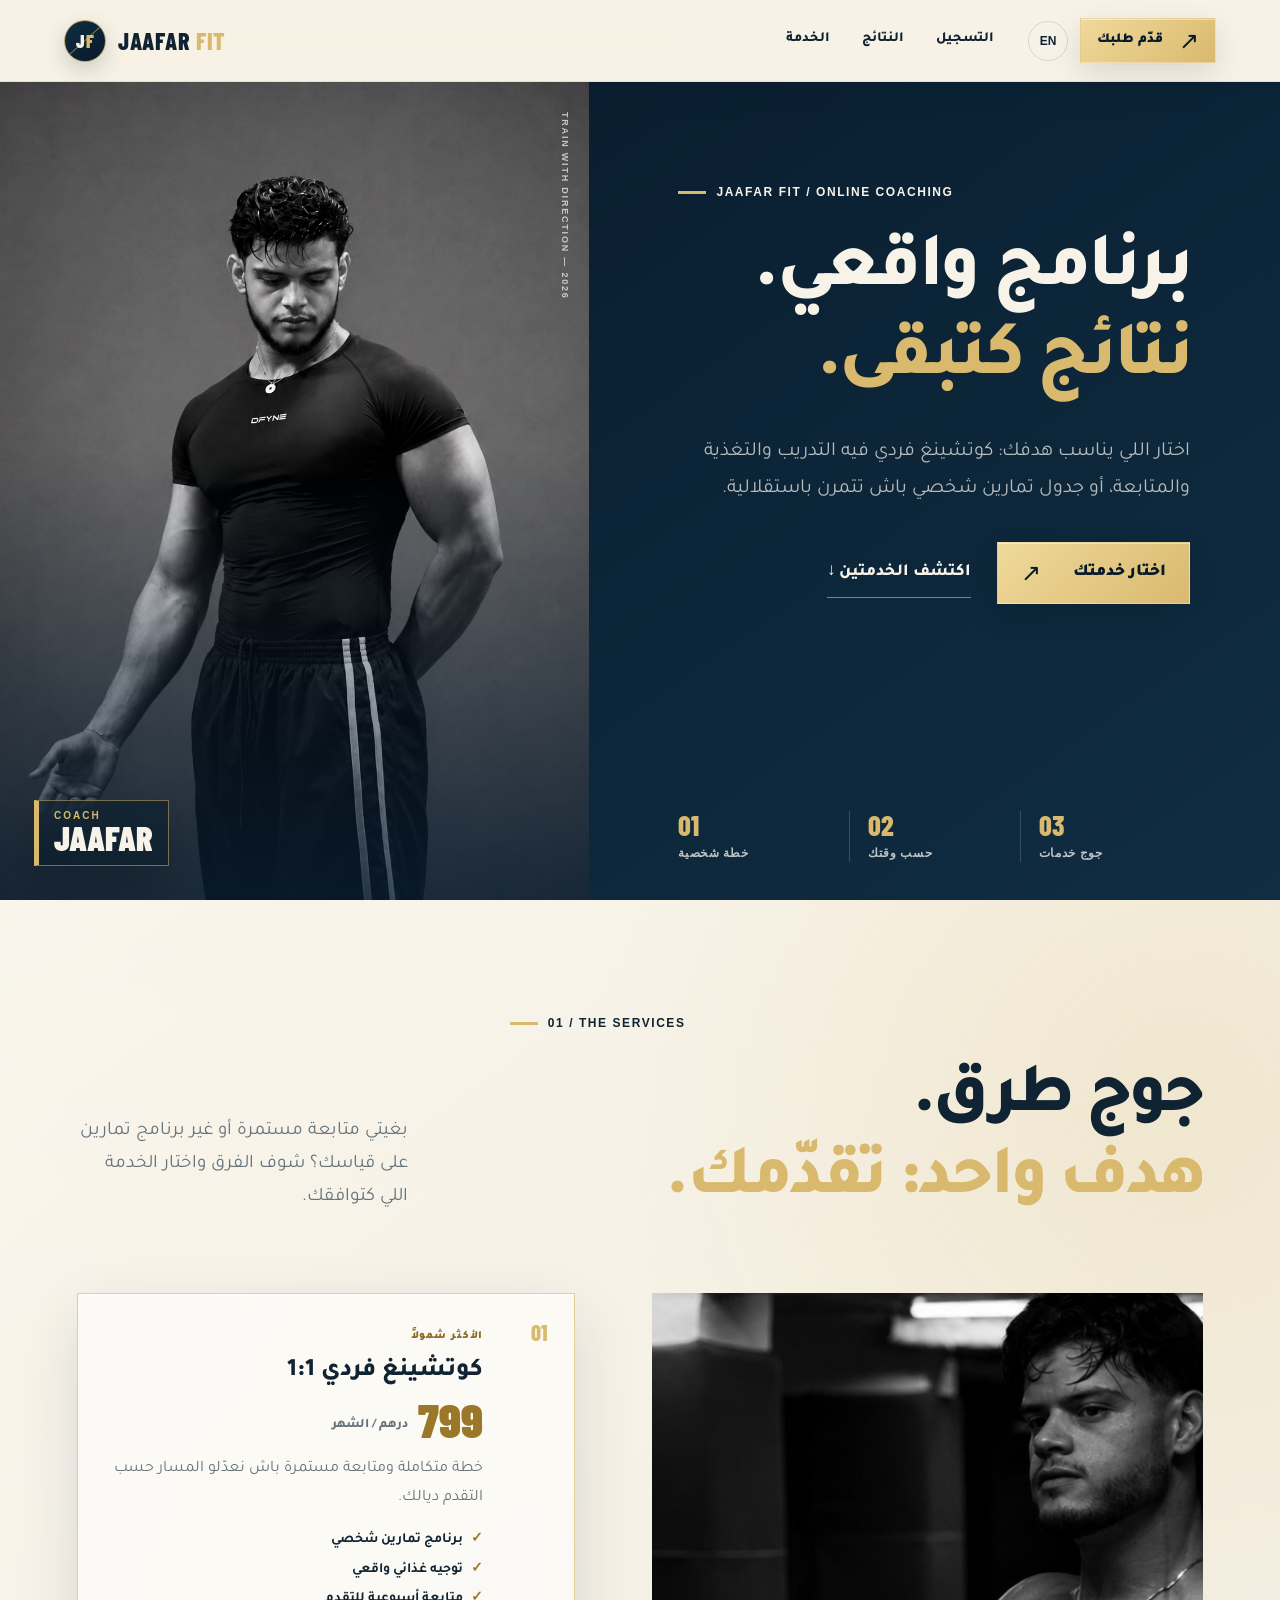
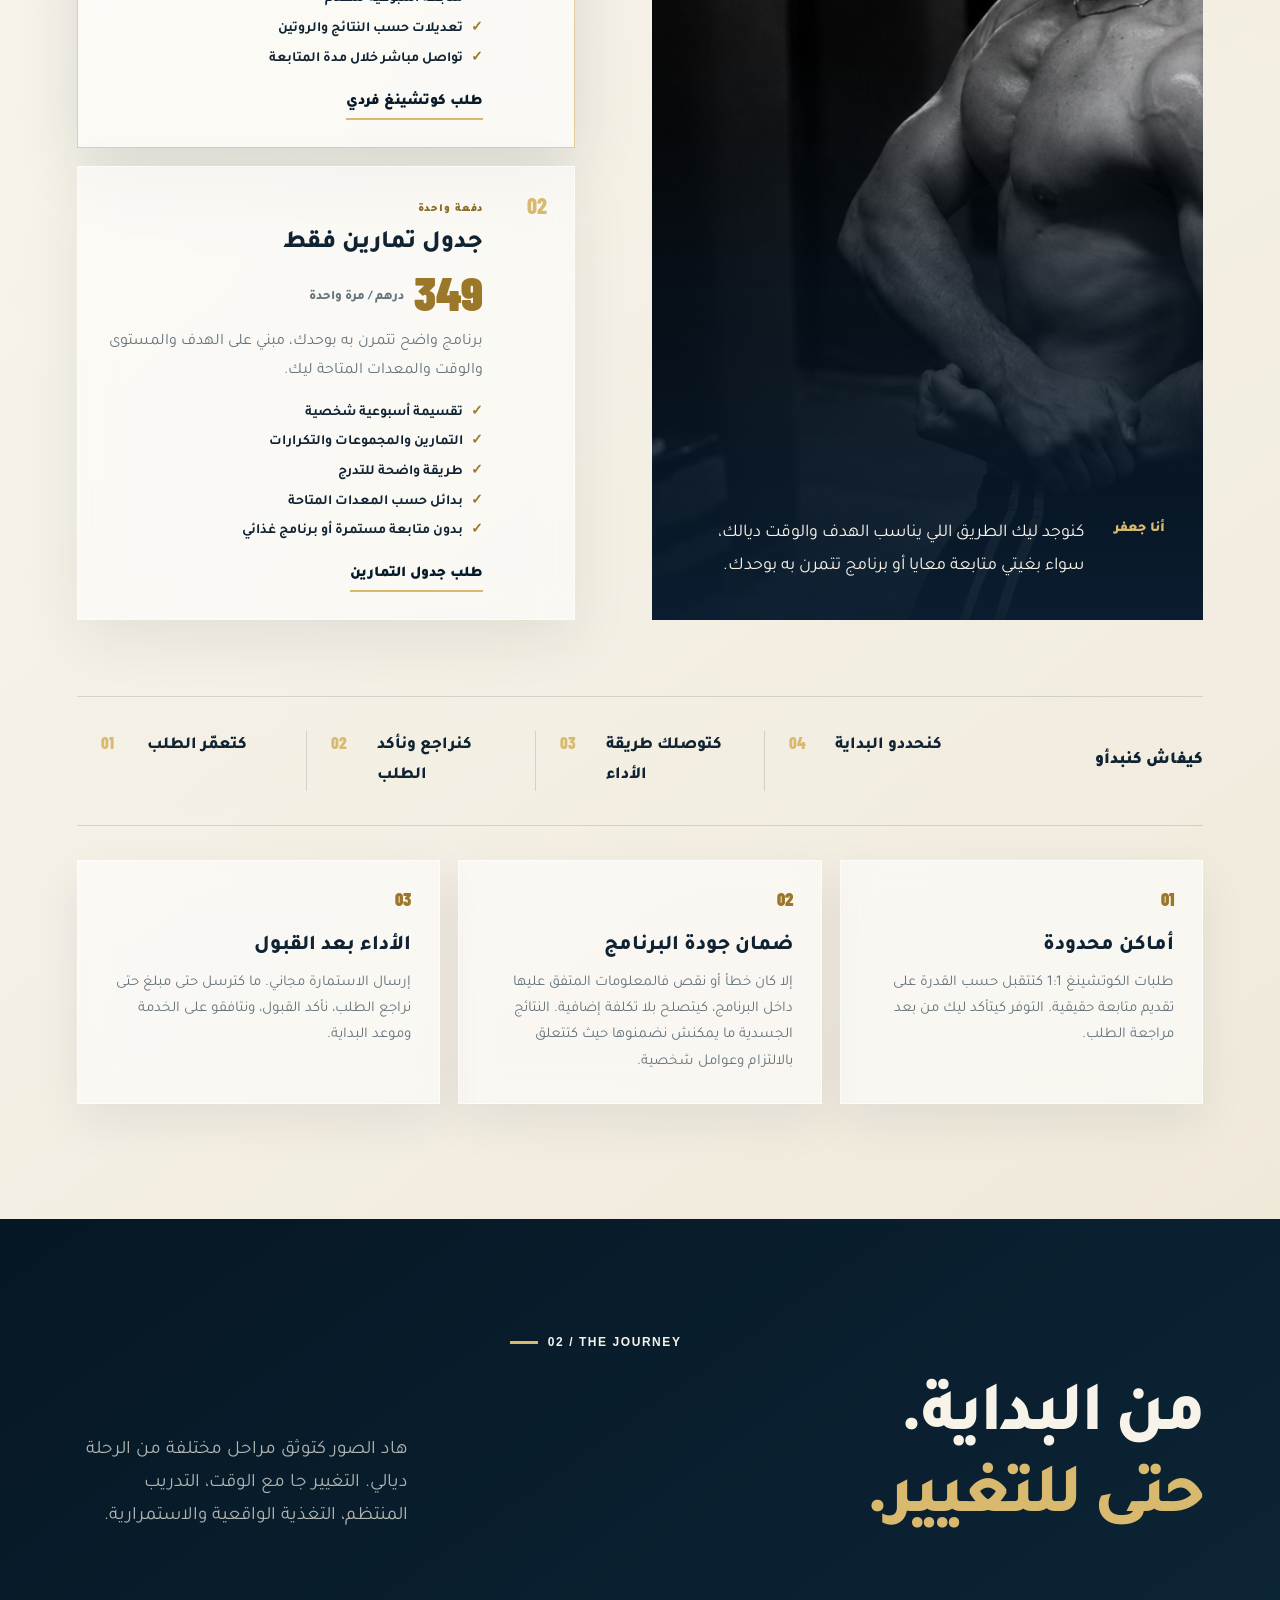
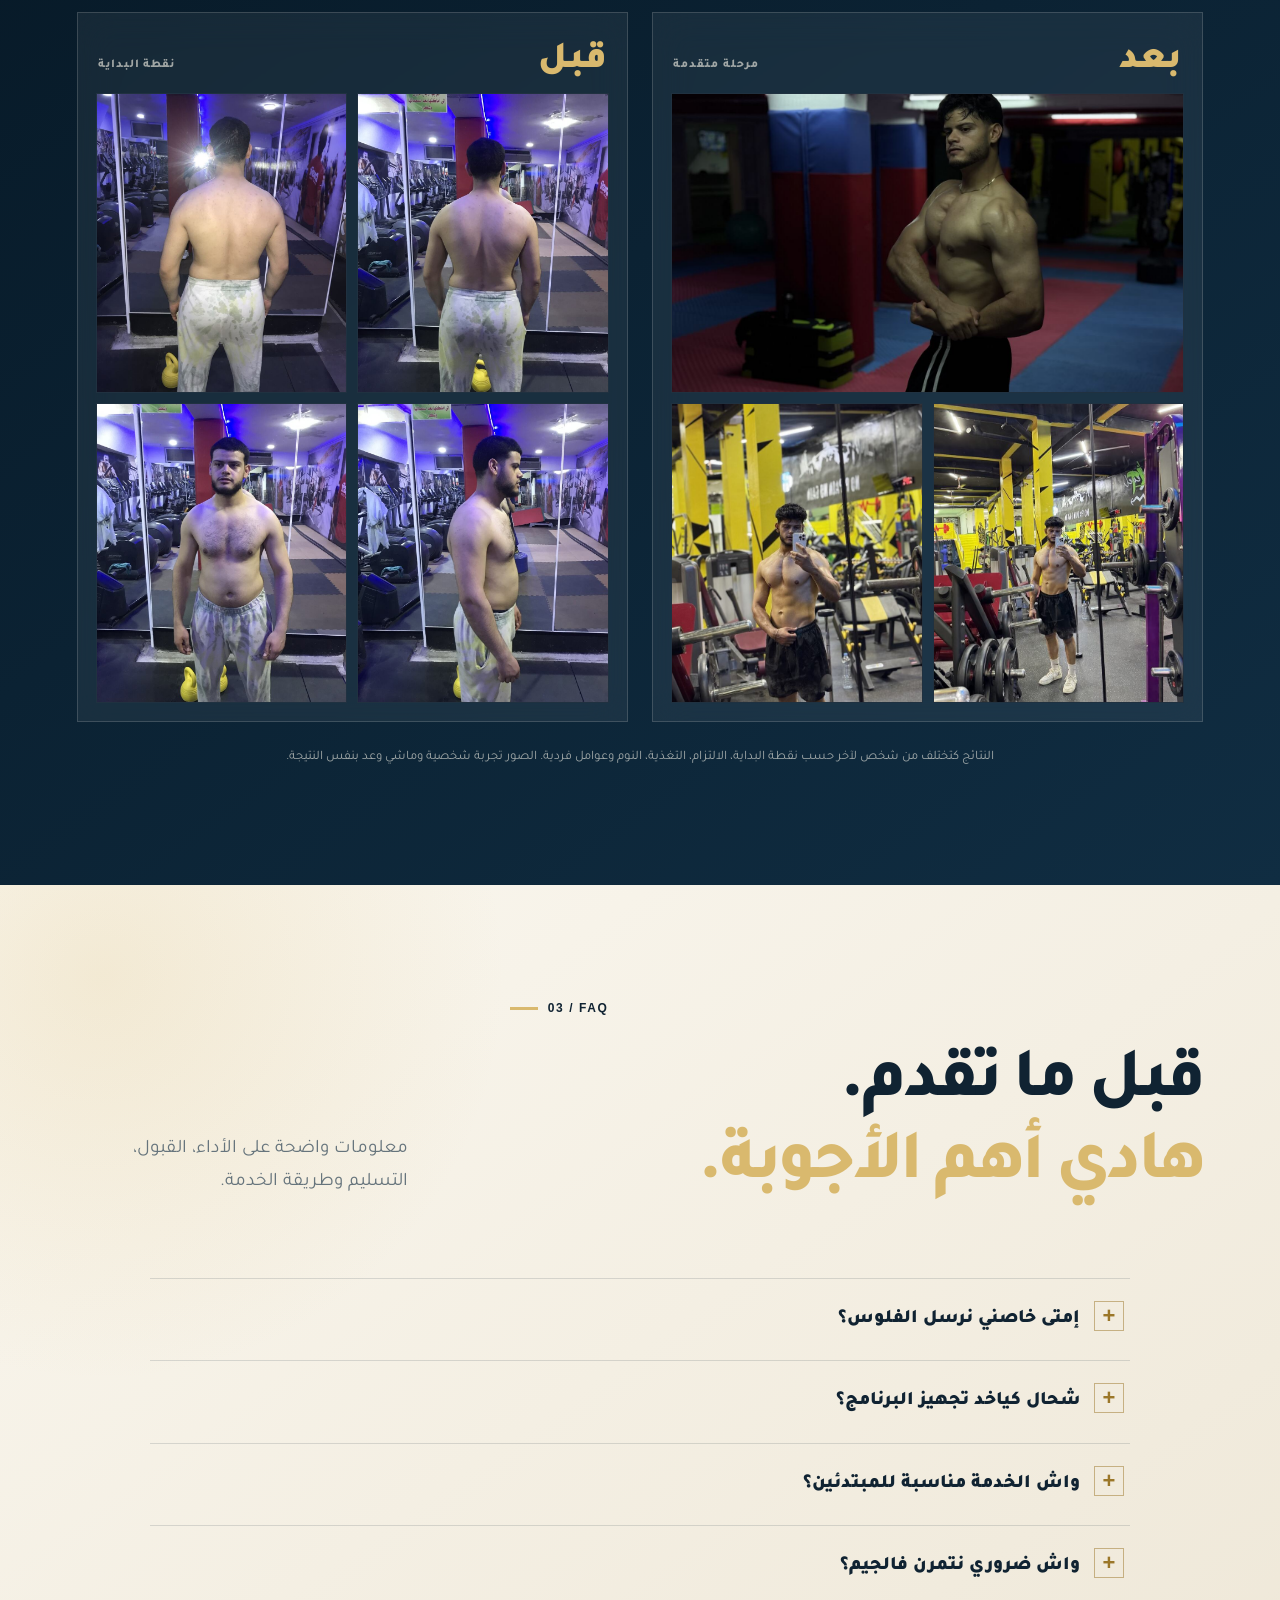
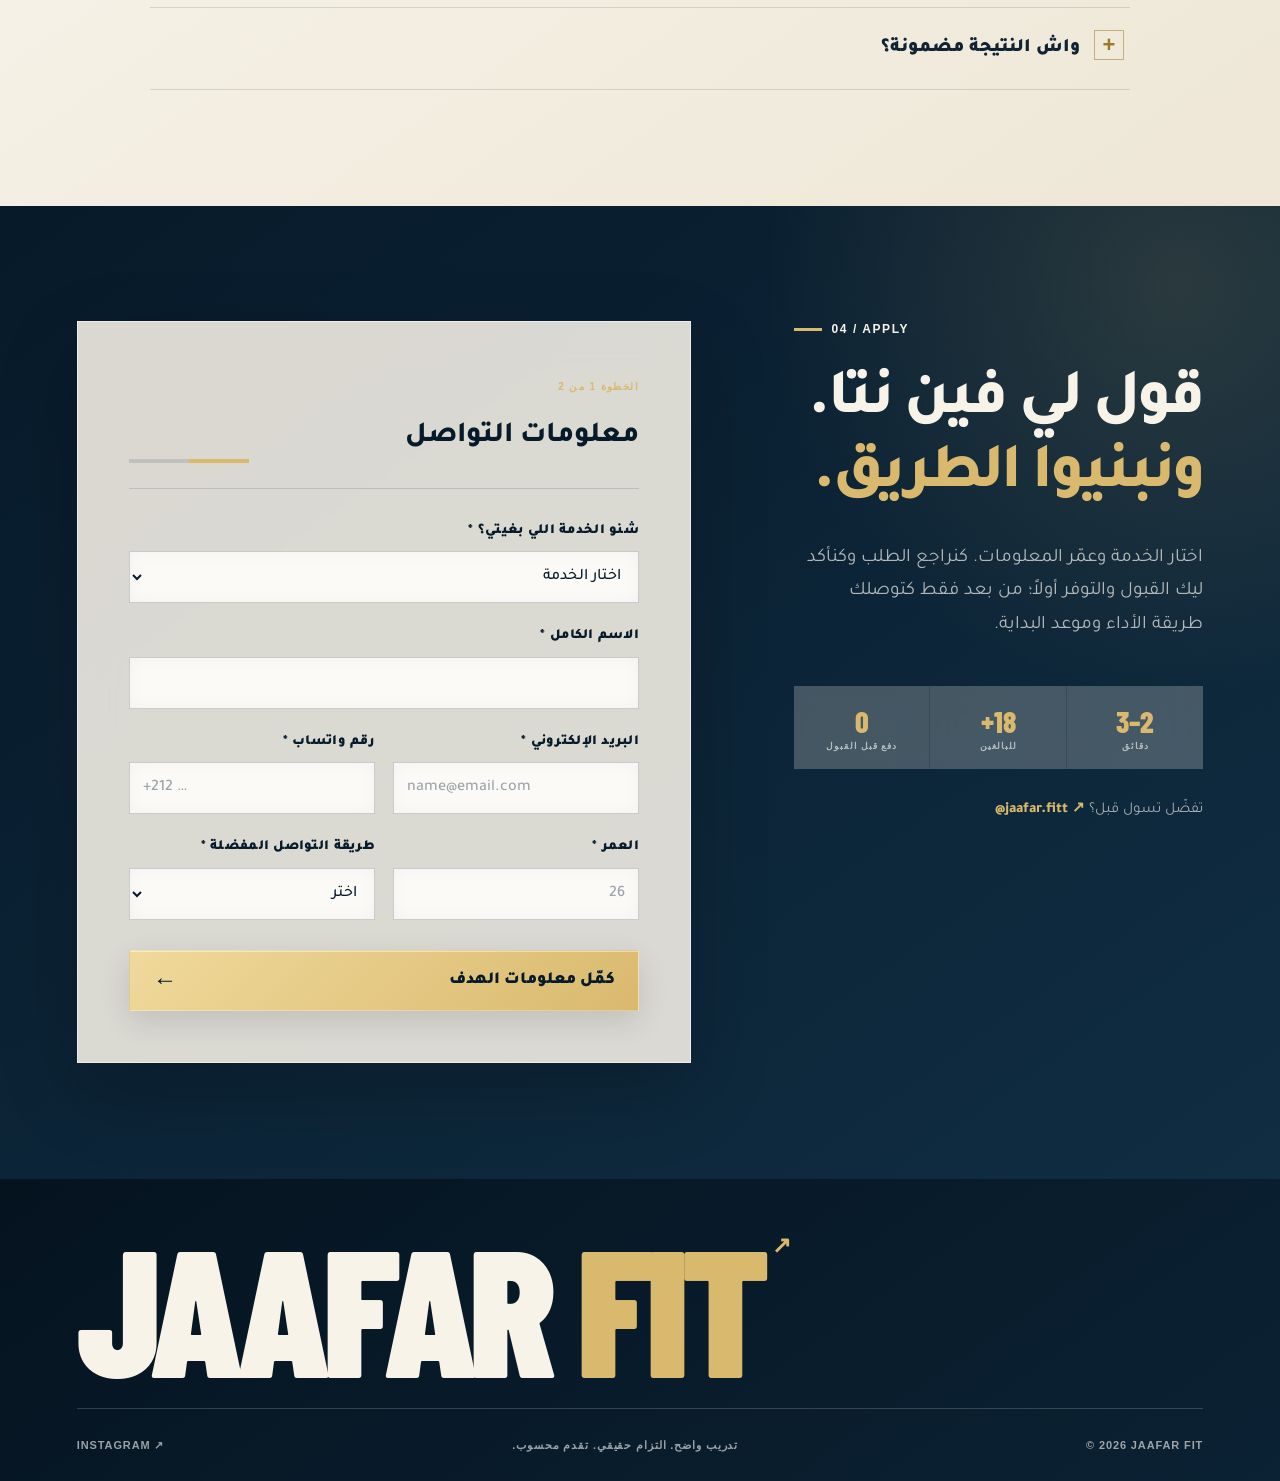
<file: index.html>
<!doctype html>
<html lang="ar" dir="rtl">
<head>
  <meta charset="utf-8">
  <meta name="viewport" content="width=device-width,initial-scale=1,viewport-fit=cover">
  <title>Jaafar Fit</title>
  <meta name="description" content="كوتشينغ أونلاين شخصي مع جعفر: تدريب، تغذية، ومتابعة مبنية على هدفك وروتينك.">
  <meta name="theme-color" content="#071a2a">
  <meta name="robots" content="index,follow">
  <link rel="icon" type="image/svg+xml" href="data:image/svg+xml,%3Csvg xmlns='http://www.w3.org/2000/svg' viewBox='0 0 64 64'%3E%3Ccircle cx='32' cy='32' r='29' fill='%23071a2a' stroke='%23d9b96e' stroke-width='3'/%3E%3Ctext x='32' y='40' text-anchor='middle' font-family='Arial' font-size='23' font-weight='900' fill='%23f7f3e9'%3EJF%3C/text%3E%3C/svg%3E">
  <link rel="preconnect" href="https://fonts.googleapis.com">
  <link rel="preconnect" href="https://fonts.gstatic.com" crossorigin>
  <link href="https://fonts.googleapis.com/css2?family=Barlow+Condensed:wght@600;700;800;900&family=Tajawal:wght@400;500;700;800;900&display=swap" rel="stylesheet">
  <link rel="stylesheet" href="./style.css">
</head>
<body>
  <a class="skip" href="#main" data-ar="تجاوز إلى المحتوى" data-en="Skip to content">تجاوز إلى المحتوى</a>

  <header class="site-header">
    <a class="logo" href="#top" aria-label="Jaafar Fit" dir="ltr"><span class="logo-mark" aria-hidden="true"><span>J</span><i>F</i></span><span class="logo-word">JAAFAR <i>FIT</i></span></a>
    <nav aria-label="Primary navigation">
      <a href="#coaching" data-ar="الخدمة" data-en="Coaching">الخدمة</a>
      <a href="#results" data-ar="النتائج" data-en="Results">النتائج</a>
      <a href="#apply" data-ar="التسجيل" data-en="Apply">التسجيل</a>
    </nav>
    <div class="header-actions">
      <button id="language" type="button" aria-label="Switch to English">EN</button>
      <a class="button button-small" href="#apply"><span data-ar="قدّم طلبك" data-en="APPLY NOW">قدّم طلبك</span><span aria-hidden="true">↗</span></a>
    </div>
  </header>

  <main id="main">
    <section class="hero" id="top">
      <div class="hero-copy">
        <p class="eyebrow"><span></span> JAAFAR FIT / ONLINE COACHING</p>
        <h1 data-ar="برنامج واقعي.<br><em>نتائج كتبقى.</em>" data-en="A PLAN FOR LIFE.<br><em>RESULTS THAT LAST.</em>">برنامج واقعي.<br><em>نتائج كتبقى.</em></h1>
        <p class="hero-intro" data-ar="اختار اللي يناسب هدفك: كوتشينغ فردي فيه التدريب والتغذية والمتابعة، أو جدول تمارين شخصي باش تتمرن باستقلالية." data-en="Choose your path: one-to-one coaching with training, nutrition and check-ins, or a personal workout plan to follow independently.">اختار اللي يناسب هدفك: كوتشينغ فردي فيه التدريب والتغذية والمتابعة، أو جدول تمارين شخصي باش تتمرن باستقلالية.</p>
        <div class="hero-actions">
          <a class="button" href="#apply"><span data-ar="اختار خدمتك" data-en="CHOOSE YOUR SERVICE">اختار خدمتك</span><span aria-hidden="true">↗</span></a>
          <a class="text-link" href="#coaching" data-ar="اكتشف الخدمتين ↓" data-en="EXPLORE BOTH SERVICES ↓">اكتشف الخدمتين ↓</a>
        </div>
        <div class="trust-row" aria-label="Coaching pillars">
          <span><b>01</b><small data-ar="خطة شخصية" data-en="PERSONAL PLAN">خطة شخصية</small></span>
          <span><b>02</b><small data-ar="حسب وقتك" data-en="FITS YOUR SCHEDULE">حسب وقتك</small></span>
          <span><b>03</b><small data-ar="جوج خدمات" data-en="TWO SERVICES">جوج خدمات</small></span>
        </div>
      </div>
      <div class="hero-media">
        <img src="./jaafar-portrait.jpg" width="1085" height="1450" alt="جعفر، مدرب لياقة بدنية" data-alt-ar="جعفر، مدرب لياقة بدنية" data-alt-en="Jaafar, fitness coach" fetchpriority="high">
        <div class="hero-badge" dir="ltr"><span>COACH</span><b>JAAFAR</b></div>
        <p class="vertical-copy" dir="ltr">TRAIN WITH DIRECTION — 2026</p>
      </div>
    </section>

    <section class="coaching section" id="coaching">
      <div class="section-heading">
        <div>
          <p class="eyebrow"><span></span> 01 / THE SERVICES</p>
          <h2 data-ar="جوج طرق.<br><em>هدف واحد: تقدّمك.</em>" data-en="TWO WAYS FORWARD.<br><em>YOUR PROGRESS FIRST.</em>">جوج طرق.<br><em>هدف واحد: تقدّمك.</em></h2>
        </div>
        <p data-ar="بغيتي متابعة مستمرة أو غير برنامج تمارين على قياسك؟ شوف الفرق واختار الخدمة اللي كتوافقك." data-en="Want ongoing support or just a workout plan made for you? See what each service includes and choose your fit.">بغيتي متابعة مستمرة أو غير برنامج تمارين على قياسك؟ شوف الفرق واختار الخدمة اللي كتوافقك.</p>
      </div>

      <div class="coaching-grid">
        <figure class="coach-card">
          <img src="./jaafar-training.jpg" width="1536" height="864" alt="جعفر أثناء التدريب" data-alt-ar="جعفر أثناء التدريب" data-alt-en="Jaafar during training" loading="lazy">
          <figcaption>
            <span data-ar="أنا جعفر" data-en="I'M JAAFAR">أنا جعفر</span>
            <p data-ar="كنوجد ليك الطريق اللي يناسب الهدف والوقت ديالك، سواء بغيتي متابعة معايا أو برنامج تتمرن به بوحدك." data-en="I shape a path around your goal and schedule, whether you want coaching together or a plan to follow on your own.">كنوجد ليك الطريق اللي يناسب الهدف والوقت ديالك، سواء بغيتي متابعة معايا أو برنامج تتمرن به بوحدك.</p>
          </figcaption>
        </figure>

        <div class="service-stack">
          <article class="service-option featured-service">
            <b>01</b>
            <div><span class="service-label" data-ar="الأكثر شمولاً" data-en="MOST COMPLETE">الأكثر شمولاً</span><h3 data-ar="كوتشينغ فردي 1:1" data-en="ONE-TO-ONE COACHING">كوتشينغ فردي 1:1</h3><div class="service-price"><strong>799</strong><span data-ar="درهم / الشهر" data-en="MAD / MONTH">درهم / الشهر</span></div><p data-ar="خطة متكاملة ومتابعة مستمرة باش نعدّلو المسار حسب التقدم ديالك." data-en="A complete plan with ongoing support and adjustments based on your progress.">خطة متكاملة ومتابعة مستمرة باش نعدّلو المسار حسب التقدم ديالك.</p><ul class="service-includes"><li data-ar="برنامج تمارين شخصي" data-en="Personal training program">برنامج تمارين شخصي</li><li data-ar="توجيه غذائي واقعي" data-en="Practical nutrition guidance">توجيه غذائي واقعي</li><li data-ar="متابعة أسبوعية للتقدم" data-en="Weekly progress check-in">متابعة أسبوعية للتقدم</li><li data-ar="تعديلات حسب النتائج والروتين" data-en="Adjustments based on results and routine">تعديلات حسب النتائج والروتين</li><li data-ar="تواصل مباشر خلال مدة المتابعة" data-en="Direct support during the coaching period">تواصل مباشر خلال مدة المتابعة</li></ul><a href="#apply" data-service="one_to_one" data-ar="طلب كوتشينغ فردي" data-en="APPLY FOR COACHING">طلب كوتشينغ فردي</a></div>
          </article>
          <article class="service-option">
            <b>02</b>
            <div><span class="service-label" data-ar="دفعة واحدة" data-en="ONE-TIME PAYMENT">دفعة واحدة</span><h3 data-ar="جدول تمارين فقط" data-en="WORKOUT PLAN ONLY">جدول تمارين فقط</h3><div class="service-price"><strong>349</strong><span data-ar="درهم / مرة واحدة" data-en="MAD / ONE TIME">درهم / مرة واحدة</span></div><p data-ar="برنامج واضح تتمرن به بوحدك، مبني على الهدف والمستوى والوقت والمعدات المتاحة ليك." data-en="A clear self-guided program built around your goal, level, schedule and available equipment.">برنامج واضح تتمرن به بوحدك، مبني على الهدف والمستوى والوقت والمعدات المتاحة ليك.</p><ul class="service-includes"><li data-ar="تقسيمة أسبوعية شخصية" data-en="Personal weekly split">تقسيمة أسبوعية شخصية</li><li data-ar="التمارين والمجموعات والتكرارات" data-en="Exercises, sets and repetitions">التمارين والمجموعات والتكرارات</li><li data-ar="طريقة واضحة للتدرج" data-en="Clear progression method">طريقة واضحة للتدرج</li><li data-ar="بدائل حسب المعدات المتاحة" data-en="Alternatives for available equipment">بدائل حسب المعدات المتاحة</li><li data-ar="بدون متابعة مستمرة أو برنامج غذائي" data-en="No ongoing check-ins or nutrition plan">بدون متابعة مستمرة أو برنامج غذائي</li></ul><a href="#apply" data-service="workout_plan" data-ar="طلب جدول التمارين" data-en="REQUEST A WORKOUT PLAN">طلب جدول التمارين</a></div>
          </article>
        </div>
      </div>

      <div class="process" aria-label="How it works">
        <p class="process-title" data-ar="كيفاش كنبدأو" data-en="HOW IT WORKS">كيفاش كنبدأو</p>
        <ol>
          <li><b>01</b><span data-ar="كتعمّر الطلب" data-en="APPLY"><small data-ar="دقائق قليلة" data-en="A FEW MINUTES">دقائق قليلة</small>كتعمّر الطلب</span></li>
          <li><b>02</b><span data-ar="كنراجع ونأكد الطلب" data-en="REVIEW & CONFIRM"><small data-ar="نتأكدو من التوافق والمكان" data-en="CHECK THE FIT & SPACE">نتأكدو من التوافق والمكان</small>كنراجع ونأكد الطلب</span></li>
          <li><b>03</b><span data-ar="كتوصلك طريقة الأداء" data-en="PAY AFTER APPROVAL"><small data-ar="ما كترسل والو قبل التأكيد" data-en="NOTHING BEFORE CONFIRMATION">ما كترسل والو قبل التأكيد</small>كتوصلك طريقة الأداء</span></li>
          <li><b>04</b><span data-ar="كنحددو البداية" data-en="START"><small data-ar="المدة والتسليم كيتأكدو معاك" data-en="TIMELINE CONFIRMED WITH YOU">المدة والتسليم كيتأكدو معاك</small>كنحددو البداية</span></li>
        </ol>
      </div>

      <div class="trust-cards">
        <article><span>01</span><h3 data-ar="أماكن محدودة" data-en="LIMITED PLACES">أماكن محدودة</h3><p data-ar="طلبات الكوتشينغ 1:1 كتتقبل حسب القدرة على تقديم متابعة حقيقية. التوفر كيتأكد ليك من بعد مراجعة الطلب." data-en="One-to-one applications are accepted only when proper support can be provided. Availability is confirmed after review.">طلبات الكوتشينغ 1:1 كتتقبل حسب القدرة على تقديم متابعة حقيقية. التوفر كيتأكد ليك من بعد مراجعة الطلب.</p></article>
        <article><span>02</span><h3 data-ar="ضمان جودة البرنامج" data-en="PROGRAM QUALITY GUARANTEE">ضمان جودة البرنامج</h3><p data-ar="إلا كان خطأ أو نقص فالمعلومات المتفق عليها داخل البرنامج، كيتصلح بلا تكلفة إضافية. النتائج الجسدية ما يمكنش نضمنوها حيث كتتعلق بالالتزام وعوامل شخصية." data-en="If the program contains an error or misses agreed details, it will be corrected at no extra cost. Physical results cannot be guaranteed because they depend on consistency and personal factors.">إلا كان خطأ أو نقص فالمعلومات المتفق عليها داخل البرنامج، كيتصلح بلا تكلفة إضافية. النتائج الجسدية ما يمكنش نضمنوها حيث كتتعلق بالالتزام وعوامل شخصية.</p></article>
        <article><span>03</span><h3 data-ar="الأداء بعد القبول" data-en="PAYMENT AFTER APPROVAL">الأداء بعد القبول</h3><p data-ar="إرسال الاستمارة مجاني. ما كترسل حتى مبلغ حتى نراجع الطلب، نأكد القبول، ونتافقو على الخدمة وموعد البداية." data-en="Submitting the form is free. You pay only after your application is reviewed, accepted, and the service and start date are confirmed.">إرسال الاستمارة مجاني. ما كترسل حتى مبلغ حتى نراجع الطلب، نأكد القبول، ونتافقو على الخدمة وموعد البداية.</p></article>
      </div>
    </section>

    <section class="results section" id="results">
      <div class="section-heading">
        <div><p class="eyebrow"><span></span> 02 / THE JOURNEY</p><h2 data-ar="من البداية.<br><em>حتى للتغيير.</em>" data-en="FROM THE START.<br><em>TO THE CHANGE.</em>">من البداية.<br><em>حتى للتغيير.</em></h2></div>
        <p data-ar="هاد الصور كتوثق مراحل مختلفة من الرحلة ديالي. التغيير جا مع الوقت، التدريب المنتظم، التغذية الواقعية والاستمرارية." data-en="These photos document different stages of my own journey. The change came through time, consistent training, practical nutrition and patience.">هاد الصور كتوثق مراحل مختلفة من الرحلة ديالي. التغيير جا مع الوقت، التدريب المنتظم، التغذية الواقعية والاستمرارية.</p>
      </div>
      <div class="transformation">
        <div class="result-group before-group"><div class="result-title"><span data-ar="قبل" data-en="BEFORE">قبل</span><small data-ar="نقطة البداية" data-en="THE START">نقطة البداية</small></div><div class="result-grid"><img src="./result-before-1.jpg" alt="صورة من بداية رحلة جعفر الرياضية من الخلف" data-alt-ar="صورة من بداية رحلة جعفر الرياضية من الخلف" data-alt-en="Back view from the start of Jaafar's fitness journey" loading="lazy"><img src="./result-before-2.jpg" alt="صورة ثانية من بداية رحلة جعفر الرياضية من الخلف" data-alt-ar="صورة ثانية من بداية رحلة جعفر الرياضية من الخلف" data-alt-en="Second back view from the start of Jaafar's fitness journey" loading="lazy"><img src="./result-before-3.jpg" alt="صورة من بداية رحلة جعفر الرياضية من الأمام" data-alt-ar="صورة من بداية رحلة جعفر الرياضية من الأمام" data-alt-en="Front view from the start of Jaafar's fitness journey" loading="lazy"><img src="./result-before-4.jpg" alt="صورة جانبية من بداية رحلة جعفر الرياضية" data-alt-ar="صورة جانبية من بداية رحلة جعفر الرياضية" data-alt-en="Side view from the start of Jaafar's fitness journey" loading="lazy"></div></div>
        <div class="result-group after-group"><div class="result-title"><span data-ar="بعد" data-en="AFTER">بعد</span><small data-ar="مرحلة متقدمة" data-en="A LATER STAGE">مرحلة متقدمة</small></div><div class="result-grid"><img class="wide" src="./result-after-1.jpg" alt="جعفر في مرحلة متقدمة من رحلته الرياضية" data-alt-ar="جعفر في مرحلة متقدمة من رحلته الرياضية" data-alt-en="Jaafar at a later stage of his fitness journey" loading="lazy"><img src="./result-after-2.jpg" alt="تطور جعفر البدني داخل القاعة الرياضية" data-alt-ar="تطور جعفر البدني داخل القاعة الرياضية" data-alt-en="Jaafar's physique progress in the gym" loading="lazy"><img src="./result-after-3.jpg" alt="صورة ثانية لتطور جعفر البدني" data-alt-ar="صورة ثانية لتطور جعفر البدني" data-alt-en="Second photo of Jaafar's physique progress" loading="lazy"></div></div>
      </div>
      <p class="results-note" data-ar="النتائج كتختلف من شخص لآخر حسب نقطة البداية، الالتزام، التغذية، النوم وعوامل فردية. الصور تجربة شخصية وماشي وعد بنفس النتيجة." data-en="Results vary by starting point, consistency, nutrition, sleep and individual factors. These photos show a personal journey and are not a promise of identical results.">النتائج كتختلف من شخص لآخر حسب نقطة البداية، الالتزام، التغذية، النوم وعوامل فردية. الصور تجربة شخصية وماشي وعد بنفس النتيجة.</p>
    </section>

    <section class="faq section" id="faq">
      <div class="section-heading">
        <div><p class="eyebrow"><span></span> 03 / FAQ</p><h2 data-ar="قبل ما تقدم.<br><em>هادي أهم الأجوبة.</em>" data-en="BEFORE YOU APPLY.<br><em>THE KEY ANSWERS.</em>">قبل ما تقدم.<br><em>هادي أهم الأجوبة.</em></h2></div>
        <p data-ar="معلومات واضحة على الأداء، القبول، التسليم وطريقة الخدمة." data-en="Clear information about payment, approval, delivery and how the service works.">معلومات واضحة على الأداء، القبول، التسليم وطريقة الخدمة.</p>
      </div>
      <div class="faq-list">
        <details><summary data-ar="إمتى خاصني نرسل الفلوس؟" data-en="WHEN DO I PAY?">إمتى خاصني نرسل الفلوس؟</summary><p data-ar="غير من بعد ما نراجع الطلب ونأكد ليك القبول والتوفر ونتافقو على الخدمة وموعد البداية. ما ترسل حتى مبلغ قبل التأكيد." data-en="Only after your application is reviewed, your place is confirmed, and we agree on the service and start date. Do not send money before confirmation.">غير من بعد ما نراجع الطلب ونأكد ليك القبول والتوفر ونتافقو على الخدمة وموعد البداية. ما ترسل حتى مبلغ قبل التأكيد.</p></details>
        <details><summary data-ar="شحال كياخد تجهيز البرنامج؟" data-en="HOW LONG DOES THE PROGRAM TAKE?">شحال كياخد تجهيز البرنامج؟</summary><p data-ar="المدة كتختلف حسب الخدمة والمعلومات ديالك، وكنأكدها ليك قبل الأداء باش تكون الأمور واضحة." data-en="Timing depends on the service and your information, and it is confirmed before payment so everything is clear.">المدة كتختلف حسب الخدمة والمعلومات ديالك، وكنأكدها ليك قبل الأداء باش تكون الأمور واضحة.</p></details>
        <details><summary data-ar="واش الخدمة مناسبة للمبتدئين؟" data-en="IS THIS SUITABLE FOR BEGINNERS?">واش الخدمة مناسبة للمبتدئين؟</summary><p data-ar="نعم. البرنامج كيتبنى حسب المستوى الحالي، الهدف، عدد الأيام والمعدات المتاحة." data-en="Yes. The program is built around your current level, goal, training days and available equipment.">نعم. البرنامج كيتبنى حسب المستوى الحالي، الهدف، عدد الأيام والمعدات المتاحة.</p></details>
        <details><summary data-ar="واش ضروري نتمرن فالجيم؟" data-en="DO I NEED A GYM?">واش ضروري نتمرن فالجيم؟</summary><p data-ar="لا. فالطلب كتحدد واش غادي تتمرن فالجيم، فالدار، أو بجوج، وكنبني البرنامج على المتاح ليك." data-en="No. In the application you choose gym, home or both, and the program is built around what you have.">لا. فالطلب كتحدد واش غادي تتمرن فالجيم، فالدار، أو بجوج، وكنبني البرنامج على المتاح ليك.</p></details>
        <details><summary data-ar="واش النتيجة مضمونة؟" data-en="ARE RESULTS GUARANTEED?">واش النتيجة مضمونة؟</summary><p data-ar="ما كاينش وعد بنتيجة جسدية محددة. دوري هو نعطيك خطة واضحة ومناسبة ونعدّلها حسب الخدمة؛ النتيجة كتتأثر بالالتزام والنوم والتغذية وعوامل شخصية." data-en="No specific physical result can be promised. My role is to provide a clear, suitable plan and adjust it according to the service; outcomes depend on consistency, sleep, nutrition and personal factors.">ما كاينش وعد بنتيجة جسدية محددة. دوري هو نعطيك خطة واضحة ومناسبة ونعدّلها حسب الخدمة؛ النتيجة كتتأثر بالالتزام والنوم والتغذية وعوامل شخصية.</p></details>
      </div>
    </section>

    <section class="application section" id="apply">
      <div class="application-copy">
        <p class="eyebrow"><span></span> 04 / APPLY</p>
        <h2 data-ar="قول لي فين نتا.<br><em>ونبنيوا الطريق.</em>" data-en="TELL ME WHERE YOU ARE.<br><em>WE'LL BUILD THE WAY.</em>">قول لي فين نتا.<br><em>ونبنيوا الطريق.</em></h2>
        <p data-ar="اختار الخدمة وعمّر المعلومات. كنراجع الطلب وكنأكد ليك القبول والتوفر أولاً؛ من بعد فقط كتوصلك طريقة الأداء وموعد البداية." data-en="Choose a service and complete the form. Your application and availability are confirmed first; only then will you receive payment instructions and a start date.">اختار الخدمة وعمّر المعلومات. كنراجع الطلب وكنأكد ليك القبول والتوفر أولاً؛ من بعد فقط كتوصلك طريقة الأداء وموعد البداية.</p>
        <div class="application-facts">
          <span><b>2–3</b><small data-ar="دقائق" data-en="MINUTES">دقائق</small></span>
          <span><b>18+</b><small data-ar="للبالغين" data-en="ADULTS ONLY">للبالغين</small></span>
          <span><b>0</b><small data-ar="دفع قبل القبول" data-en="PAYMENT BEFORE APPROVAL">دفع قبل القبول</small></span>
        </div>
        <p class="contact-note"><span data-ar="تفضّل تسول قبل؟" data-en="WANT TO ASK FIRST?">تفضّل تسول قبل؟</span> <a href="https://www.instagram.com/jaafar.fitt/" target="_blank" rel="noopener noreferrer" dir="ltr">@jaafar.fitt ↗</a></p>
      </div>

      <form id="coaching-form" novalidate>
        <div class="form-top">
          <div><span id="step-label" data-ar="الخطوة 1 من 2" data-en="STEP 1 OF 2">الخطوة 1 من 2</span><h3 id="step-title" data-ar="معلومات التواصل" data-en="CONTACT DETAILS">معلومات التواصل</h3></div>
          <div class="progress" aria-hidden="true"><i></i></div>
        </div>

        <fieldset class="form-step active" data-step="1">
          <legend class="sr-only" data-ar="معلومات التواصل" data-en="Contact details">معلومات التواصل</legend>
          <div class="form-grid">
            <label class="full"><span data-ar="شنو الخدمة اللي بغيتي؟ *" data-en="WHICH SERVICE DO YOU WANT? *">شنو الخدمة اللي بغيتي؟ *</span><select name="service" required><option value="" data-ar="اختار الخدمة" data-en="Choose a service">اختار الخدمة</option><option value="one_to_one" data-ar="كوتشينغ فردي 1:1 — 799 درهم / الشهر" data-en="One-to-one coaching — 799 MAD / month">كوتشينغ فردي 1:1 — 799 درهم / الشهر</option><option value="workout_plan" data-ar="جدول تمارين فقط — 349 درهم" data-en="Workout plan only — 349 MAD">جدول تمارين فقط — 349 درهم</option></select></label>
            <label class="full"><span data-ar="الاسم الكامل *" data-en="FULL NAME *">الاسم الكامل *</span><input name="name" autocomplete="name" required minlength="2" maxlength="90"></label>
            <label><span data-ar="البريد الإلكتروني *" data-en="EMAIL *">البريد الإلكتروني *</span><input name="email" type="email" dir="ltr" autocomplete="email" required maxlength="180" placeholder="name@email.com"></label>
            <label><span data-ar="رقم واتساب *" data-en="WHATSAPP NUMBER *">رقم واتساب *</span><input name="phone" type="tel" dir="ltr" autocomplete="tel" required minlength="8" maxlength="35" placeholder="+212 …"></label>
            <label><span data-ar="العمر *" data-en="AGE *">العمر *</span><input name="age" type="number" inputmode="numeric" min="18" max="80" required placeholder="26"></label>
            <label><span data-ar="طريقة التواصل المفضلة *" data-en="PREFERRED CONTACT *">طريقة التواصل المفضلة *</span><select name="contact_method" required><option value="" data-ar="اختر" data-en="Select">اختر</option><option value="whatsapp" data-ar="واتساب" data-en="WhatsApp">واتساب</option><option value="email" data-ar="البريد الإلكتروني" data-en="Email">البريد الإلكتروني</option></select></label>
          </div>
          <button class="button next" type="button"><span data-ar="كمّل معلومات الهدف" data-en="CONTINUE TO YOUR GOAL">كمّل معلومات الهدف</span><span aria-hidden="true">←</span></button>
        </fieldset>

        <fieldset class="form-step" data-step="2">
          <legend class="sr-only" data-ar="الهدف والروتين" data-en="Goal and routine">الهدف والروتين</legend>
          <div class="form-grid">
            <label><span data-ar="الهدف الأساسي *" data-en="MAIN GOAL *">الهدف الأساسي *</span><select name="goal" required><option value="" data-ar="اختر الهدف" data-en="Select goal">اختر الهدف</option><option value="fat_loss" data-ar="خفض الدهون" data-en="Fat loss">خفض الدهون</option><option value="muscle" data-ar="بناء العضلات" data-en="Build muscle">بناء العضلات</option><option value="recomposition" data-ar="تحسين التكوين الجسدي" data-en="Body recomposition">تحسين التكوين الجسدي</option><option value="routine" data-ar="العودة للتمرين" data-en="Return to training">العودة للتمرين</option></select></label>
            <label><span data-ar="المستوى الحالي *" data-en="TRAINING LEVEL *">المستوى الحالي *</span><select name="level" required><option value="" data-ar="اختر المستوى" data-en="Select level">اختر المستوى</option><option value="beginner" data-ar="مبتدئ" data-en="Beginner">مبتدئ</option><option value="intermediate" data-ar="متوسط" data-en="Intermediate">متوسط</option><option value="advanced" data-ar="متقدم" data-en="Advanced">متقدم</option></select></label>
            <label><span data-ar="الطول بالسنتيمتر *" data-en="HEIGHT (CM) *">الطول بالسنتيمتر *</span><input name="height_cm" type="number" inputmode="numeric" min="130" max="230" required placeholder="179"></label>
            <label><span data-ar="الوزن بالكيلوغرام *" data-en="WEIGHT (KG) *">الوزن بالكيلوغرام *</span><input name="weight_kg" type="number" inputmode="decimal" min="35" max="300" step="0.1" required placeholder="86"></label>
            <label><span data-ar="أيام التدريب أسبوعياً *" data-en="TRAINING DAYS / WEEK *">أيام التدريب أسبوعياً *</span><select name="days" required><option value="" data-ar="اختر" data-en="Select">اختر</option><option value="2">2</option><option value="3">3</option><option value="4">4</option><option value="5">5</option><option value="6">6</option></select></label>
            <label><span data-ar="فين غادي تتمرن؟ *" data-en="WHERE WILL YOU TRAIN? *">فين غادي تتمرن؟ *</span><select name="equipment" required><option value="" data-ar="اختر" data-en="Select">اختر</option><option value="gym" data-ar="قاعة رياضية" data-en="Gym">قاعة رياضية</option><option value="home" data-ar="فالدار" data-en="Home">فالدار</option><option value="both" data-ar="بجوج" data-en="Both">بجوج</option></select></label>
            <label><span data-ar="إمتى باغي تبدا؟ *" data-en="WHEN DO YOU WANT TO START? *">إمتى باغي تبدا؟ *</span><select name="start_timeline" required><option value="" data-ar="اختر" data-en="Select">اختر</option><option value="now" data-ar="فأقرب وقت" data-en="As soon as possible">فأقرب وقت</option><option value="two_weeks" data-ar="خلال أسبوعين" data-en="Within two weeks">خلال أسبوعين</option><option value="month" data-ar="خلال شهر" data-en="Within a month">خلال شهر</option></select></label>
            <label><span data-ar="واش عندك قيود كتأثر على التمرين؟ *" data-en="ANY TRAINING LIMITATIONS? *">واش عندك قيود كتأثر على التمرين؟ *</span><select name="training_constraints" required><option value="" data-ar="اختر" data-en="Select">اختر</option><option value="none" data-ar="لا" data-en="No">لا</option><option value="discuss" data-ar="نعم، نناقشها بشكل خاص" data-en="Yes, discuss privately">نعم، نناقشها بشكل خاص</option></select></label>
            <label class="full"><span data-ar="شنو أكبر تحدّي واقف بينك وبين هدفك؟" data-en="WHAT IS YOUR BIGGEST CHALLENGE?">شنو أكبر تحدّي واقف بينك وبين هدفك؟</span><textarea name="notes" rows="4" maxlength="700" placeholder="الوقت، التغذية، الاستمرارية…"></textarea><small data-ar="ما تكتب حتى تشخيص أو تفاصيل طبية هنا؛ نناقشو أي قيود بشكل خاص." data-en="Do not include diagnoses or medical details here; we can discuss limitations privately.">ما تكتب حتى تشخيص أو تفاصيل طبية هنا؛ نناقشو أي قيود بشكل خاص.</small></label>
          </div>
          <div class="honeypot" aria-hidden="true"><label>Website<input name="website" tabindex="-1" autocomplete="off"></label></div>
          <label class="check"><input name="adult" type="checkbox" required><span data-ar="كنأكد أن عندي 18 سنة أو أكثر. *" data-en="I confirm that I am 18 or older. *">كنأكد أن عندي 18 سنة أو أكثر. *</span></label>
          <label class="check"><input name="consent" type="checkbox" required><span data-ar="كنوافق تُستعمل هاد المعلومات غير لمراجعة طلبي والتواصل معي على الخدمة اللي اخترت. *" data-en="I agree that these details may be used only to review my request and contact me about my chosen service. *">كنوافق تُستعمل هاد المعلومات غير لمراجعة طلبي والتواصل معي على الخدمة اللي اخترت. *</span></label>
          <p class="privacy-copy" data-ar="إرسال الطلب مجاني وما كيضمنش القبول. ما ترسل حتى مبلغ قبل ما نأكد ليك الطلب. تقدر تطلب حذف بياناتك عبر @jaafar.fitt." data-en="Submitting is free and does not guarantee acceptance. Do not send payment before your application is confirmed. You can request deletion through @jaafar.fitt.">إرسال الطلب مجاني وما كيضمنش القبول. ما ترسل حتى مبلغ قبل ما نأكد ليك الطلب. تقدر تطلب حذف بياناتك عبر @jaafar.fitt.</p>
          <div class="form-buttons"><button class="back" type="button" data-ar="رجوع" data-en="BACK">رجوع</button><button class="button submit" type="submit"><span data-ar="إرسال الطلب" data-en="SEND REQUEST">إرسال الطلب</span><span aria-hidden="true">↗</span></button></div>
        </fieldset>
        <p id="form-message" role="status" aria-live="polite" tabindex="-1"></p>
        <noscript>يرجى تفعيل JavaScript لإرسال الاستمارة، أو التواصل عبر إنستغرام.</noscript>
      </form>
    </section>
  </main>

  <footer>
    <a class="footer-logo" href="#top" dir="ltr">JAAFAR <i>FIT</i><span>↗</span></a>
    <div><span dir="ltr">© 2026 JAAFAR FIT</span><span data-ar="تدريب واضح. التزام حقيقي. تقدم محسوب." data-en="CLEAR TRAINING. REAL COMMITMENT. MEASURED PROGRESS.">تدريب واضح. التزام حقيقي. تقدم محسوب.</span><a href="https://www.instagram.com/jaafar.fitt/" target="_blank" rel="noopener noreferrer" dir="ltr">INSTAGRAM ↗</a></div>
  </footer>

  <script src="./script.js"></script>
</body>
</html>
</file>
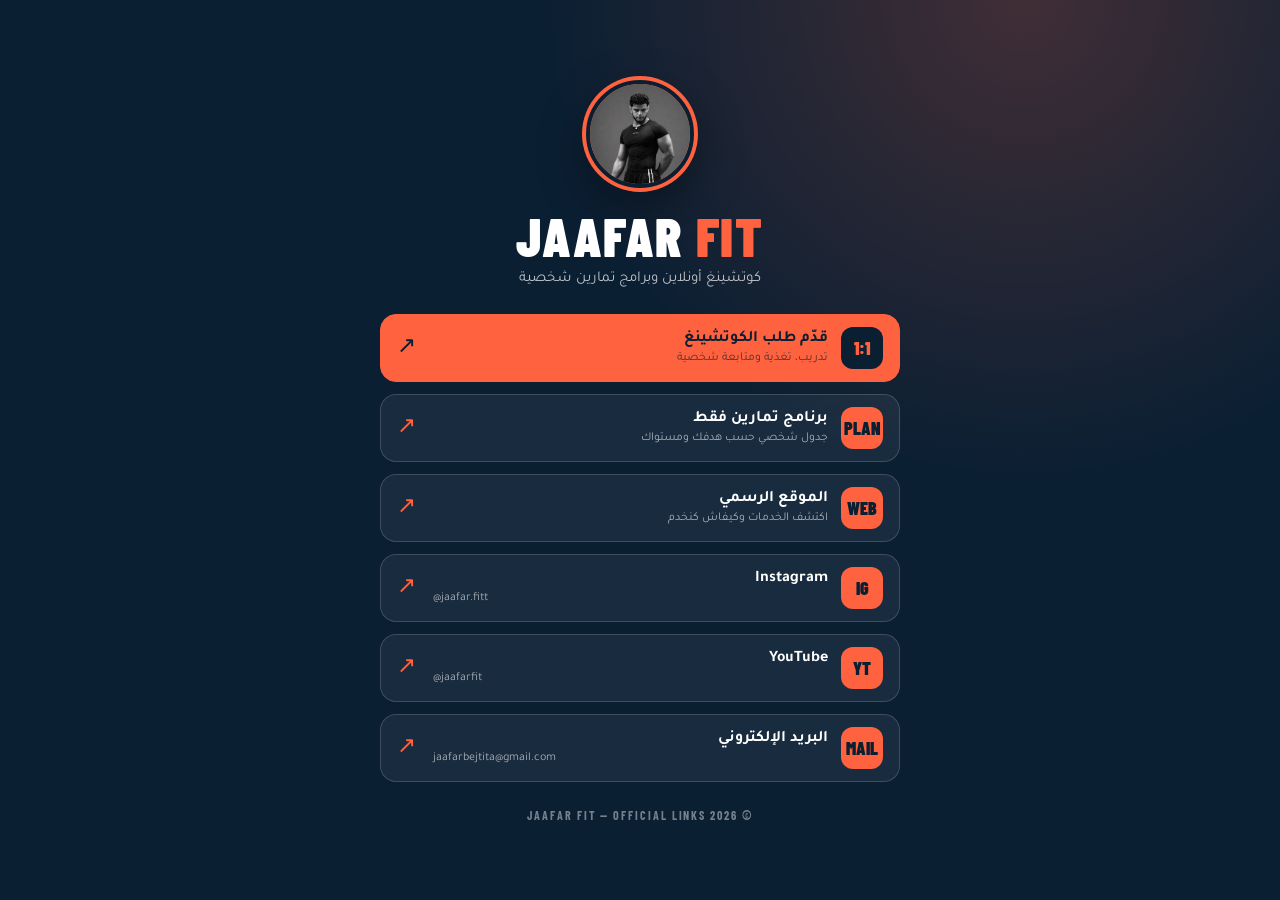
<file: links.html>
<!doctype html>
<html lang="ar" dir="rtl">
<head>
  <meta charset="utf-8">
  <meta name="viewport" content="width=device-width,initial-scale=1,viewport-fit=cover">
  <title>Jaafar Fit | Links</title>
  <meta name="description" content="روابط Jaafar Fit الرسمية: الكوتشينغ، برامج التمارين والتواصل.">
  <meta name="theme-color" content="#0b1f33">
  <link rel="preconnect" href="https://fonts.googleapis.com">
  <link rel="preconnect" href="https://fonts.gstatic.com" crossorigin>
  <link href="https://fonts.googleapis.com/css2?family=Barlow+Condensed:wght@700;800;900&family=Tajawal:wght@500;700;800&display=swap" rel="stylesheet">
  <style>
    :root{--navy:#0b1f33;--orange:#ff623e}
    *{box-sizing:border-box}
    html{min-height:100%;background:var(--navy)}
    body{margin:0;min-height:100vh;color:#fff;font-family:Tajawal,system-ui,sans-serif;background:
      radial-gradient(circle at 80% 0%,rgba(255,98,62,.22),transparent 35%),var(--navy);display:grid;place-items:center;padding:28px 18px}
    main{width:min(100%,520px)}
    .profile{text-align:center;margin-bottom:26px}
    .photo{width:116px;height:116px;margin:auto;border-radius:50%;padding:4px;background:var(--orange);box-shadow:0 18px 45px rgba(0,0,0,.35)}
    .photo img{width:100%;height:100%;object-fit:cover;object-position:center 18%;border-radius:50%;display:block;border:4px solid var(--navy)}
    h1{font:900 clamp(38px,10vw,54px)/.95 "Barlow Condensed",sans-serif;letter-spacing:.03em;margin:18px 0 8px}
    h1 span{color:var(--orange)}
    .profile p{margin:0;color:rgba(255,255,255,.72);font-size:15px}
    .links{display:grid;gap:12px}
    .link{min-height:68px;display:grid;grid-template-columns:45px 1fr 26px;align-items:center;gap:10px;padding:10px 16px;border:1px solid rgba(255,255,255,.16);border-radius:16px;color:#fff;text-decoration:none;background:rgba(255,255,255,.06);backdrop-filter:blur(10px);transition:.2s ease}
    .link:hover,.link:focus-visible{transform:translateY(-2px);border-color:var(--orange);background:rgba(255,98,62,.12);outline:none}
    .icon{width:42px;height:42px;border-radius:12px;background:var(--orange);display:grid;place-items:center;font:900 18px/1 "Barlow Condensed",sans-serif;color:var(--navy)}
    .copy{display:grid;gap:2px}
    .copy b{font-size:16px}.copy small{font-size:12px;color:rgba(255,255,255,.62)}
    .arrow{font-size:23px;color:var(--orange);direction:ltr}
    .featured{background:var(--orange);color:var(--navy);border-color:var(--orange)}
    .featured .icon{background:var(--navy);color:var(--orange)}
    .featured .copy small{color:rgba(11,31,51,.72)}
    .featured .arrow{color:var(--navy)}
    footer{text-align:center;margin-top:24px;color:rgba(255,255,255,.44);font:700 12px/1.5 "Barlow Condensed",sans-serif;letter-spacing:.16em}
    @media (max-width:390px){body{padding:22px 14px}.link{min-height:64px;padding:9px 13px}}
  </style>
</head>
<body>
  <main>
    <section class="profile">
      <div class="photo"><img src="./jaafar-portrait.jpg" alt="Jaafar Fit"></div>
      <h1 dir="ltr">JAAFAR <span>FIT</span></h1>
      <p>كوتشينغ أونلاين وبرامج تمارين شخصية</p>
    </section>

    <nav class="links" aria-label="روابط Jaafar Fit">
      <a class="link featured" href="./#apply">
        <span class="icon">1:1</span>
        <span class="copy"><b>قدّم طلب الكوتشينغ</b><small>تدريب، تغذية ومتابعة شخصية</small></span>
        <span class="arrow">↗</span>
      </a>
      <a class="link" href="./#coaching">
        <span class="icon">PLAN</span>
        <span class="copy"><b>برنامج تمارين فقط</b><small>جدول شخصي حسب هدفك ومستواك</small></span>
        <span class="arrow">↗</span>
      </a>
      <a class="link" href="./">
        <span class="icon">WEB</span>
        <span class="copy"><b>الموقع الرسمي</b><small>اكتشف الخدمات وكيفاش كنخدم</small></span>
        <span class="arrow">↗</span>
      </a>
      <a class="link" href="https://www.instagram.com/jaafar.fitt/" target="_blank" rel="noopener noreferrer">
        <span class="icon">IG</span>
        <span class="copy"><b>Instagram</b><small dir="ltr">@jaafar.fitt</small></span>
        <span class="arrow">↗</span>
      </a>
      <a class="link" href="https://youtube.com/@jaafarfit?si=4uMHvm37Vmp_OB3Z" target="_blank" rel="noopener noreferrer">
        <span class="icon">YT</span>
        <span class="copy"><b>YouTube</b><small dir="ltr">@jaafarfit</small></span>
        <span class="arrow">↗</span>
      </a>
      <a class="link" href="mailto:jaafarbejtita@gmail.com">
        <span class="icon">MAIL</span>
        <span class="copy"><b>البريد الإلكتروني</b><small dir="ltr">jaafarbejtita@gmail.com</small></span>
        <span class="arrow">↗</span>
      </a>
    </nav>

    <footer>© 2026 JAAFAR FIT — OFFICIAL LINKS</footer>
  </main>
</body>
</html>
</file>
<file: style.css>
:root{
  --navy:#071a2a;
  --navy-soft:#102d42;
  --orange:#d9b96e;
  --gold-light:#f0d99b;
  --white:#f7f3e9;
  --paper:#eee7d7;
  --ink:#102332;
  --muted:#66747c;
  --line:rgba(16,35,50,.14);
  --navy-line:rgba(247,243,233,.18);
  --glass-light:rgba(255,255,255,.58);
  --glass-dark:rgba(255,255,255,.075);
}

*{box-sizing:border-box}
html{scroll-behavior:smooth;scroll-padding-top:82px}
body{margin:0;background:radial-gradient(circle at 15% 12%,rgba(217,185,110,.18),transparent 32%),linear-gradient(135deg,#faf7ef 0%,#eee7d8 100%);color:var(--ink);font:17px/1.75 Tajawal,Arial,sans-serif;-webkit-font-smoothing:antialiased}
a{color:inherit;text-decoration:none}
button,input,select,textarea{font:inherit}
button,a,input,select,textarea{-webkit-tap-highlight-color:transparent}
button{color:inherit}
a:focus-visible,button:focus-visible,input:focus-visible,select:focus-visible,textarea:focus-visible{outline:3px solid var(--orange);outline-offset:3px}
::selection{background:var(--orange);color:var(--navy)}
h1,h2,h3,p,figure{margin:0}
h1,h2,h3{font-weight:800}
em,i{font-style:normal}
img{display:block;max-width:100%}
.sr-only{position:absolute;width:1px;height:1px;padding:0;margin:-1px;overflow:hidden;clip:rect(0,0,0,0);white-space:nowrap;border:0}
.skip{position:fixed;top:-100px;left:20px;z-index:1000;background:var(--orange);color:var(--navy);padding:12px 18px;font-weight:800}
.skip:focus{top:12px}

.site-header{height:82px;padding:0 clamp(20px,5vw,76px);display:flex;align-items:center;gap:34px;background:rgba(247,243,233,.72);backdrop-filter:blur(22px) saturate(130%);-webkit-backdrop-filter:blur(22px) saturate(130%);border-bottom:1px solid rgba(217,185,110,.34);box-shadow:0 10px 35px rgba(7,26,42,.05);position:sticky;top:0;z-index:100;direction:ltr}
.logo{display:flex;align-items:center;gap:12px;font:800 24px/1 'Barlow Condensed',Arial,sans-serif;letter-spacing:.03em;white-space:nowrap}
.logo-mark{position:relative;display:flex;align-items:center;justify-content:center;gap:1px;width:42px;height:42px;border:1px solid rgba(217,185,110,.85);border-radius:50%;background:linear-gradient(145deg,var(--navy-soft),var(--navy));box-shadow:0 8px 22px rgba(7,26,42,.18);font:900 18px/1 'Barlow Condensed',Arial,sans-serif;overflow:hidden}
.logo-mark:after{content:"";position:absolute;width:54px;height:1px;background:rgba(217,185,110,.52);transform:rotate(-42deg)}
.logo-mark span,.logo-mark i{position:relative;z-index:1;color:var(--white)}
.logo-mark i,.logo-word i{color:var(--orange)}
nav{display:flex;gap:32px;margin-left:auto;font-size:14px;font-weight:800}
nav a{padding:8px 0;border-bottom:2px solid transparent}
nav a:hover{border-color:var(--orange)}
.header-actions{display:flex;align-items:center;gap:12px}
#language{width:40px;height:40px;border:1px solid var(--line);border-radius:50%;background:transparent;font:800 12px Arial;cursor:pointer}
.button{min-height:58px;padding:15px 23px;border:1px solid rgba(255,255,255,.22);background:linear-gradient(135deg,var(--gold-light),var(--orange));color:var(--navy);display:inline-flex;align-items:center;justify-content:space-between;gap:32px;font-weight:900;cursor:pointer;box-shadow:0 10px 30px rgba(0,0,0,.12),inset 0 1px rgba(255,255,255,.45);transition:transform .2s ease,box-shadow .2s ease}
.button>span:last-child{font:24px/1 Arial}
.button:hover{transform:translateY(-2px);box-shadow:0 12px 28px rgba(0,0,0,.14)}
.button-small{min-height:44px;padding:9px 16px;gap:16px;font-size:14px}

.hero{min-height:calc(100svh - 82px);display:grid;grid-template-columns:minmax(0,1.08fr) minmax(400px,.92fr);background:radial-gradient(circle at 8% 15%,rgba(217,185,110,.15),transparent 29%),linear-gradient(145deg,#071a2a 0%,#102d42 100%);color:var(--white)}
.hero-copy{padding:clamp(58px,8vw,120px) clamp(26px,7vw,110px) 38px;display:flex;flex-direction:column;justify-content:center;min-width:0}
.eyebrow{font:700 12px/1.4 Arial,sans-serif;letter-spacing:.13em;direction:ltr;display:flex;align-items:center;gap:10px;margin-bottom:28px}
.eyebrow>span{display:block;width:28px;height:3px;background:var(--orange)}
.hero h1,.section h2{font-size:clamp(48px,6vw,92px);line-height:1.16;letter-spacing:-.045em}
.hero h1 em,.section h2 em{color:var(--orange)}
.hero-intro{max-width:620px;margin-top:27px;color:rgba(247,245,240,.72);font-size:20px;line-height:1.85}
.hero-actions{display:flex;align-items:center;gap:26px;flex-wrap:wrap;margin-top:34px}
.text-link{font-weight:800;border-bottom:1px solid rgba(247,245,240,.45);padding:9px 0}
.text-link:hover{border-color:var(--orange);color:var(--orange)}
.trust-row{margin-top:auto;padding-top:54px;display:grid;grid-template-columns:repeat(3,1fr);direction:ltr}
.trust-row>span{display:flex;flex-direction:column;gap:6px;padding:0 18px;border-left:1px solid var(--navy-line)}
.trust-row>span:first-child{padding-left:0;border:0}
.trust-row b{font:800 28px/1 'Barlow Condensed',sans-serif;color:var(--orange)}
.trust-row small{font:700 12px/1.4 Arial,sans-serif;letter-spacing:.05em;color:rgba(247,245,240,.75)}
.hero-media{position:relative;min-height:680px;overflow:hidden;background:#243545}
.hero-media:after{content:"";position:absolute;inset:0;background:linear-gradient(180deg,transparent 45%,rgba(11,31,51,.78) 100%);pointer-events:none}
.hero-media>img{width:100%;height:100%;object-fit:cover;object-position:center 22%;filter:contrast(1.05)}
.hero-badge{position:absolute;z-index:1;left:34px;bottom:34px;border:1px solid rgba(217,185,110,.5);border-left:5px solid var(--orange);padding:10px 15px;display:flex;flex-direction:column;background:rgba(7,26,42,.54);backdrop-filter:blur(14px);-webkit-backdrop-filter:blur(14px);box-shadow:0 18px 45px rgba(0,0,0,.2)}
.hero-badge span{font:700 10px/1 Arial;letter-spacing:.2em;color:var(--orange)}
.hero-badge b{font:900 34px/1 'Barlow Condensed',Arial}
.vertical-copy{position:absolute;z-index:1;right:20px;top:30px;writing-mode:vertical-rl;font:700 9px/1 Arial;letter-spacing:.2em;color:rgba(247,245,240,.72)}

.section{padding:clamp(76px,9vw,135px) clamp(22px,6vw,92px)}
.coaching{background:radial-gradient(circle at 92% 10%,rgba(217,185,110,.2),transparent 28%),linear-gradient(145deg,rgba(255,255,255,.5),rgba(238,231,215,.68))}
.section-heading{display:grid;grid-template-columns:minmax(0,1.15fr) minmax(280px,.55fr);align-items:end;gap:9%;margin-bottom:70px}
.section-heading h2{font-size:clamp(47px,5.5vw,82px)}
.section-heading>p{color:var(--muted);font-size:19px;max-width:510px;padding-bottom:9px}
.coaching-grid{display:grid;grid-template-columns:minmax(0,1.05fr) minmax(370px,.95fr);gap:clamp(35px,6vw,90px);align-items:stretch}
.coach-card{min-height:590px;position:relative;overflow:hidden;background:var(--navy)}
.coach-card:after{content:"";position:absolute;inset:0;background:linear-gradient(180deg,transparent 38%,rgba(11,31,51,.93) 100%)}
.coach-card img{width:100%;height:100%;object-fit:cover;object-position:center}
.coach-card figcaption{position:absolute;z-index:1;bottom:0;left:0;right:0;padding:38px;color:var(--white);display:grid;grid-template-columns:auto 1fr;align-items:start;gap:30px}
.coach-card figcaption>span{font-size:14px;font-weight:900;color:var(--orange);white-space:nowrap}
.coach-card figcaption p{max-width:520px;font-size:18px;line-height:1.8}
.service-stack{display:grid;gap:18px;border:0}
.service-stack article{display:grid;grid-template-columns:46px 1fr;gap:18px;padding:27px;border:1px solid rgba(255,255,255,.65);background:var(--glass-light);backdrop-filter:blur(16px);-webkit-backdrop-filter:blur(16px);box-shadow:0 18px 55px rgba(16,35,50,.08)}
.service-stack article.featured-service{border-color:rgba(217,185,110,.68);box-shadow:0 22px 60px rgba(16,35,50,.12),inset 0 1px rgba(255,255,255,.7)}
.service-stack article>b{font:800 22px/1 'Barlow Condensed',sans-serif;color:var(--orange)}
.service-stack h3{font-size:25px;line-height:1.35;margin-bottom:10px}
.service-label{display:inline-block;margin-bottom:8px;color:#8c6b24;font-size:11px;font-weight:900;letter-spacing:.08em}
.service-price{display:flex;align-items:flex-end;gap:10px;margin:2px 0 14px;color:var(--navy)}
.service-price strong{font:900 48px/.9 'Barlow Condensed',Arial,sans-serif;color:#9b7729}
.service-price span{font-size:13px;font-weight:800;color:var(--muted);padding-bottom:4px}
.service-stack p{font-size:16px;line-height:1.8;color:var(--muted)}
.service-includes{list-style:none;padding:0;margin:17px 0 0;display:grid;gap:8px}
.service-includes li{position:relative;padding-right:20px;color:var(--ink);font-size:14px;font-weight:700;line-height:1.55}
.service-includes li:before{content:"✓";position:absolute;right:0;top:0;color:#9b7729;font-weight:900}
html[dir=ltr] .service-includes li{padding-right:0;padding-left:20px}
html[dir=ltr] .service-includes li:before{right:auto;left:0}
.service-option a{display:inline-block;margin-top:18px;font-size:15px;font-weight:900;color:var(--navy);border-bottom:2px solid var(--orange);padding-bottom:3px}
.service-option a:hover{color:var(--orange)}
.process{margin-top:76px;padding:34px 0;border-top:1px solid var(--line);border-bottom:1px solid var(--line);display:grid;grid-template-columns:180px 1fr;gap:30px;align-items:center}
.process-title{font-weight:900}
.process ol{list-style:none;padding:0;margin:0;display:grid;grid-template-columns:repeat(4,1fr);direction:ltr}
.process li{display:grid;grid-template-columns:35px 1fr;gap:11px;padding:0 24px;border-left:1px solid var(--line)}
.process li:first-child{border:0}
.process li>b{font:800 17px/1.3 'Barlow Condensed';color:var(--orange)}
.process li>span{display:flex;flex-direction:column;font-weight:800}
.process small{font:700 10px/1.5 Arial;letter-spacing:.08em;color:var(--muted);margin-bottom:3px}
.trust-cards{display:grid;grid-template-columns:repeat(3,1fr);gap:18px;margin-top:34px}
.trust-cards article{padding:28px;border:1px solid rgba(255,255,255,.68);background:var(--glass-light);backdrop-filter:blur(16px);-webkit-backdrop-filter:blur(16px);box-shadow:0 18px 45px rgba(16,35,50,.07)}
.trust-cards article>span{font:900 18px/1 'Barlow Condensed',Arial;color:#9b7729}
.trust-cards h3{font-size:21px;line-height:1.35;margin:14px 0 9px}
.trust-cards p{font-size:15px;line-height:1.75;color:var(--muted)}

.results{background:linear-gradient(145deg,#061724,#102d42);color:var(--white)}
.results .section-heading>p{color:rgba(247,243,233,.7)}
.transformation{display:grid;grid-template-columns:1fr 1fr;gap:24px;direction:ltr}
.result-group{position:relative;padding:18px;border:1px solid rgba(247,243,233,.16);background:rgba(255,255,255,.06);backdrop-filter:blur(18px);-webkit-backdrop-filter:blur(18px)}
.result-title{display:flex;align-items:baseline;justify-content:space-between;gap:20px;padding:2px 2px 17px;direction:rtl}
html[dir=ltr] .result-title{direction:ltr}
.result-title span{font:900 38px/1 'Barlow Condensed',Tajawal,sans-serif;color:var(--orange)}
.result-title small{font-size:12px;font-weight:800;letter-spacing:.08em;color:rgba(247,243,233,.62)}
.result-grid{display:grid;grid-template-columns:1fr 1fr;gap:10px}
.result-grid img{width:100%;height:300px;object-fit:cover;object-position:center;border:1px solid rgba(255,255,255,.1);background:var(--navy)}
.after-group .result-grid img{height:300px}
.after-group .result-grid .wide{grid-column:1/-1;width:100%;height:300px;object-position:center 32%}
.results-note{max-width:900px;margin:24px auto 0;text-align:center;color:rgba(247,243,233,.62);font-size:13px;line-height:1.8}

.faq{background:radial-gradient(circle at 8% 10%,rgba(217,185,110,.2),transparent 28%),linear-gradient(145deg,#faf7ef,#eee7d7)}
.faq-list{max-width:980px;margin-inline:auto;border-top:1px solid var(--line)}
.faq-list details{border-bottom:1px solid var(--line)}
.faq-list summary{list-style:none;cursor:pointer;padding:24px 50px 24px 4px;position:relative;font-size:19px;font-weight:900}
.faq-list summary::-webkit-details-marker{display:none}
.faq-list summary:after{content:"+";position:absolute;right:6px;top:22px;width:28px;height:28px;display:grid;place-items:center;border:1px solid rgba(155,119,41,.5);color:#9b7729;font:800 22px/1 Arial;transition:transform .2s ease}
.faq-list details[open] summary:after{transform:rotate(45deg)}
.faq-list details p{padding:0 50px 24px 4px;max-width:850px;color:var(--muted);font-size:16px;line-height:1.85}
html[dir=ltr] .faq-list summary{padding:24px 4px 24px 50px}
html[dir=ltr] .faq-list summary:after{right:auto;left:6px}
html[dir=ltr] .faq-list details p{padding:0 4px 24px 50px}

.application{background:radial-gradient(circle at 92% 8%,rgba(217,185,110,.15),transparent 28%),linear-gradient(145deg,#071a2a 0%,#102d42 100%);color:var(--white);display:grid;grid-template-columns:minmax(320px,.72fr) minmax(560px,1.08fr);gap:clamp(45px,8vw,120px);align-items:start}
.application-copy{position:sticky;top:125px}
.application h2{font-size:clamp(45px,5vw,75px)}
.application-copy>p:not(.eyebrow,.contact-note){font-size:19px;color:rgba(247,245,240,.7);margin-top:28px;max-width:550px}
.application-facts{display:grid;grid-template-columns:repeat(3,1fr);gap:1px;background:var(--navy-line);margin-top:44px}
.application-facts span{background:var(--glass-dark);backdrop-filter:blur(12px);-webkit-backdrop-filter:blur(12px);padding:20px 10px 16px;display:flex;flex-direction:column;text-align:center;gap:4px}
.application-facts b{font:800 30px/1 'Barlow Condensed';color:var(--orange)}
.application-facts small{font:700 9px/1.5 Arial;letter-spacing:.1em;color:rgba(247,245,240,.64)}
.contact-note{margin-top:28px;color:rgba(247,245,240,.65);font-size:15px}
.contact-note a{color:var(--orange);font-weight:800}

#coaching-form{background:rgba(247,243,233,.88);color:var(--navy);padding:clamp(25px,4vw,52px);position:relative;min-width:0;border:1px solid rgba(255,255,255,.55);backdrop-filter:blur(20px);-webkit-backdrop-filter:blur(20px);box-shadow:0 28px 75px rgba(0,0,0,.2)}
.form-top{display:flex;justify-content:space-between;align-items:end;gap:30px;padding-bottom:25px;border-bottom:1px solid var(--line);margin-bottom:30px}
.form-top span{font:800 10px/1 Arial;letter-spacing:.14em;color:var(--orange)}
.form-top h3{font-size:29px;margin-top:9px}
.progress{height:4px;width:120px;background:rgba(11,31,51,.12)}
.progress i{display:block;width:50%;height:100%;background:var(--orange);transition:width .25s ease}
.form-step{border:0;padding:0;margin:0;display:none;min-width:0}
.form-step.active{display:block}
.form-grid{display:grid;grid-template-columns:1fr 1fr;gap:21px 18px}
.form-grid label{display:flex;flex-direction:column;gap:8px;min-width:0;font-size:14px;font-weight:900;letter-spacing:.02em}
.full{grid-column:1/-1}
input,select,textarea{width:100%;max-width:100%;min-height:52px;border:1px solid rgba(16,35,50,.2);border-radius:0;background:rgba(255,255,255,.68);color:var(--navy);padding:11px 13px;font-size:16px;font-weight:500;letter-spacing:0;backdrop-filter:blur(8px)}
input::placeholder,textarea::placeholder{color:#9ba2a9}
textarea{resize:vertical;min-height:118px;line-height:1.65}
.form-grid small{font-size:12px;line-height:1.65;letter-spacing:0;font-weight:500;color:var(--muted)}
input:focus,select:focus,textarea:focus{border-color:var(--orange);outline:2px solid rgba(255,98,62,.24)}
input:user-invalid,select:user-invalid{border-color:#b43a31}
.next{width:100%;margin-top:30px}
.check{display:flex;align-items:start;gap:10px;font-size:14px;line-height:1.65;margin-top:18px;cursor:pointer}
.check input{flex:0 0 19px;width:19px;height:19px;min-height:0;margin:3px 0;accent-color:var(--orange)}
.privacy-copy{font-size:12px;line-height:1.7;color:var(--muted);margin:19px 0 22px}
.form-buttons{display:grid;grid-template-columns:100px 1fr;gap:12px}
.back{border:1px solid var(--line);background:transparent;font-weight:900;cursor:pointer}
.submit{width:100%}
.submit:disabled{opacity:.6;cursor:wait;transform:none;box-shadow:none}
.honeypot{position:absolute;left:-10000px;width:1px;height:1px;overflow:hidden}
#form-message{font-size:15px;line-height:1.7;margin-top:18px}
#form-message:empty{display:none}
#form-message.error{color:#8f231d;background:#fbe9e5;padding:15px}
#form-message.success{color:#14533c;background:#e5f3ec;padding:15px}

footer{padding:56px clamp(22px,6vw,92px) 28px;background:linear-gradient(145deg,#05131f,#0b2234);color:var(--white)}
.footer-logo{display:block;border-bottom:1px solid var(--navy-line);padding-bottom:30px;font:900 clamp(66px,14vw,220px)/.8 'Barlow Condensed',Arial;letter-spacing:-.045em}
.footer-logo i{color:var(--orange)}
.footer-logo span{font-size:.13em;vertical-align:top;margin-left:10px;color:var(--orange)}
footer>div{display:flex;justify-content:space-between;gap:18px;flex-wrap:wrap;padding-top:28px;font:700 11px/1.5 Arial;letter-spacing:.08em;color:rgba(247,245,240,.62)}
footer a:hover{color:var(--orange)}


.admin{min-height:calc(100vh - 82px);background:var(--white);color:var(--navy)}
.admin h1{font-size:48px;line-height:1.2}
.admin h2{font-size:24px}
.admin>.button{margin-top:25px}
.applications{display:grid;grid-template-columns:repeat(2,minmax(0,1fr));gap:18px;margin:34px 0}
.applications article{border:1px solid rgba(255,255,255,.62);padding:24px;background:var(--glass-light);backdrop-filter:blur(14px);-webkit-backdrop-filter:blur(14px);box-shadow:0 16px 40px rgba(16,35,50,.08)}
.application-head{display:flex;justify-content:space-between;flex-wrap:wrap;gap:12px;border-bottom:1px solid var(--line);padding-bottom:13px;margin-bottom:13px}
.applications p{overflow-wrap:anywhere;margin-top:7px}
.applications small,.applications time{font-size:12px;color:var(--muted)}
.notes{white-space:pre-wrap}
.status-tabs{display:flex;gap:8px;flex-wrap:wrap;margin:28px 0 18px}
.status-tabs a{display:inline-flex;align-items:center;gap:12px;border:1px solid var(--line);padding:11px 16px;font-weight:800;font-size:15px}
.status-tabs a[aria-current=page]{background:var(--navy);color:var(--white)}
.status-tabs b{color:var(--orange)}
.applications article a{border-bottom:1px solid var(--orange)}
.status-actions{display:flex;gap:8px;flex-wrap:wrap;margin-top:18px;padding-top:18px;border-top:1px solid var(--line)}
.status-actions input{display:none}
.status-actions button{cursor:pointer;min-height:44px;padding:8px 15px;border:1px solid var(--navy);background:var(--white);font-size:14px;font-weight:800}
.status-actions button:hover,.status-actions button:focus-visible{background:var(--navy);color:var(--white)}

html[lang=en] body{font-family:Arial,sans-serif;font-size:16px}
html[lang=en] h1,html[lang=en] h2,html[lang=en] h3{font-family:'Barlow Condensed',Arial,sans-serif}
html[lang=en] .hero h1,html[lang=en] .section h2{line-height:.96;letter-spacing:-.02em}
html[lang=en] .hero h1{font-size:clamp(64px,6.6vw,110px)}
html[lang=en] .section h2{font-size:clamp(56px,5.8vw,96px)}
html[lang=en] .service-stack h3{font-size:29px}

@media(max-width:1050px){
  .hero{grid-template-columns:1fr .82fr}.hero-copy{padding-inline:6vw}.hero-media{min-height:620px}
  .coaching-grid{grid-template-columns:1fr}.coach-card{min-height:540px}.service-stack{grid-template-columns:repeat(2,1fr)}.service-stack article{display:block;padding:27px}.service-stack article>b{display:block;margin-bottom:25px}
  .trust-cards{grid-template-columns:1fr 1fr}.trust-cards article:last-child{grid-column:1/-1}.transformation{grid-template-columns:1fr}.result-grid img{height:340px}.after-group .result-grid img,.after-group .result-grid .wide{height:340px}
  .application{grid-template-columns:1fr 1.25fr;gap:45px}.application-copy{position:static}
}

@media(max-width:780px){
  html{scroll-padding-top:72px}.site-header{height:72px;padding:0 18px;gap:12px}.logo{font-size:21px}.logo-mark{width:36px;height:36px;font-size:16px}.site-header nav{display:none}.header-actions{margin-left:auto}.button-small{min-height:39px;padding:7px 12px;font-size:12px}.button-small>span:last-child{display:none}#language{width:38px;height:38px}
  .hero{grid-template-columns:1fr;min-height:0}.hero-copy{padding:56px 22px 30px;min-height:590px}.hero h1{font-size:clamp(46px,13vw,69px)}.hero-intro{font-size:18px}.hero-actions{align-items:stretch;flex-direction:column}.hero-actions .button{width:100%}.hero-actions .text-link{align-self:flex-start}.trust-row{padding-top:45px}.trust-row>span{padding:0 10px}.trust-row b{font-size:23px}.trust-row small{font-size:12px}.hero-media{min-height:0;aspect-ratio:4/5}.hero-media>img{object-position:center 20%}.hero-badge{left:22px;bottom:22px}.vertical-copy{right:12px;top:20px}
  .section{padding:72px 22px}.section-heading{grid-template-columns:1fr;gap:25px;margin-bottom:40px}.section-heading h2{font-size:46px}.section-heading>p{font-size:17px}.coaching-grid{gap:28px}.coach-card{min-height:0;aspect-ratio:4/5}.coach-card img{object-position:58% center}.coach-card figcaption{padding:25px;grid-template-columns:1fr;gap:10px}.coach-card figcaption p{font-size:16px}.service-stack{grid-template-columns:1fr}.service-stack article{display:grid;grid-template-columns:38px 1fr;padding:23px}.service-stack article>b{margin:0}.service-stack h3{font-size:22px}.service-price strong{font-size:43px}.process{grid-template-columns:1fr;margin-top:48px}.process ol{grid-template-columns:1fr}.process li{border:0;border-top:1px solid var(--line);padding:17px 0}.process li:first-child{border-top:1px solid var(--line)}.trust-cards{grid-template-columns:1fr}.trust-cards article:last-child{grid-column:auto}.transformation{gap:18px}.result-group{padding:12px}.result-grid{gap:7px}.result-grid img{height:230px}.after-group .result-grid img{height:260px}.after-group .result-grid .wide{height:210px}.result-title span{font-size:34px}.faq-list summary{font-size:17px;padding-top:20px;padding-bottom:20px}.faq-list summary:after{top:18px}
  .application{grid-template-columns:1fr;gap:42px}.application h2{font-size:45px}.application-copy>p:not(.eyebrow,.contact-note){font-size:17px}.application-facts{margin-top:32px}#coaching-form{margin-inline:-8px;padding:26px 18px}.form-top{align-items:center}.form-top h3{font-size:24px}.progress{width:76px}.form-grid{grid-template-columns:1fr}.full{grid-column:auto}.form-buttons{grid-template-columns:82px 1fr}.button{gap:18px;font-size:15px;padding-inline:18px}
  .footer-logo{font-size:20vw}.applications{grid-template-columns:1fr}
  html[lang=en] .hero h1{font-size:clamp(61px,17vw,84px)}html[lang=en] .section h2{font-size:54px}
}

@media(max-width:390px){.site-header .button-small{display:none}.trust-row small{letter-spacing:.04em}.form-buttons{grid-template-columns:1fr}.back{min-height:46px;order:2}}
@media(prefers-reduced-motion:reduce){html{scroll-behavior:auto}.button{transition:none}.progress i{transition:none}}
</file>
